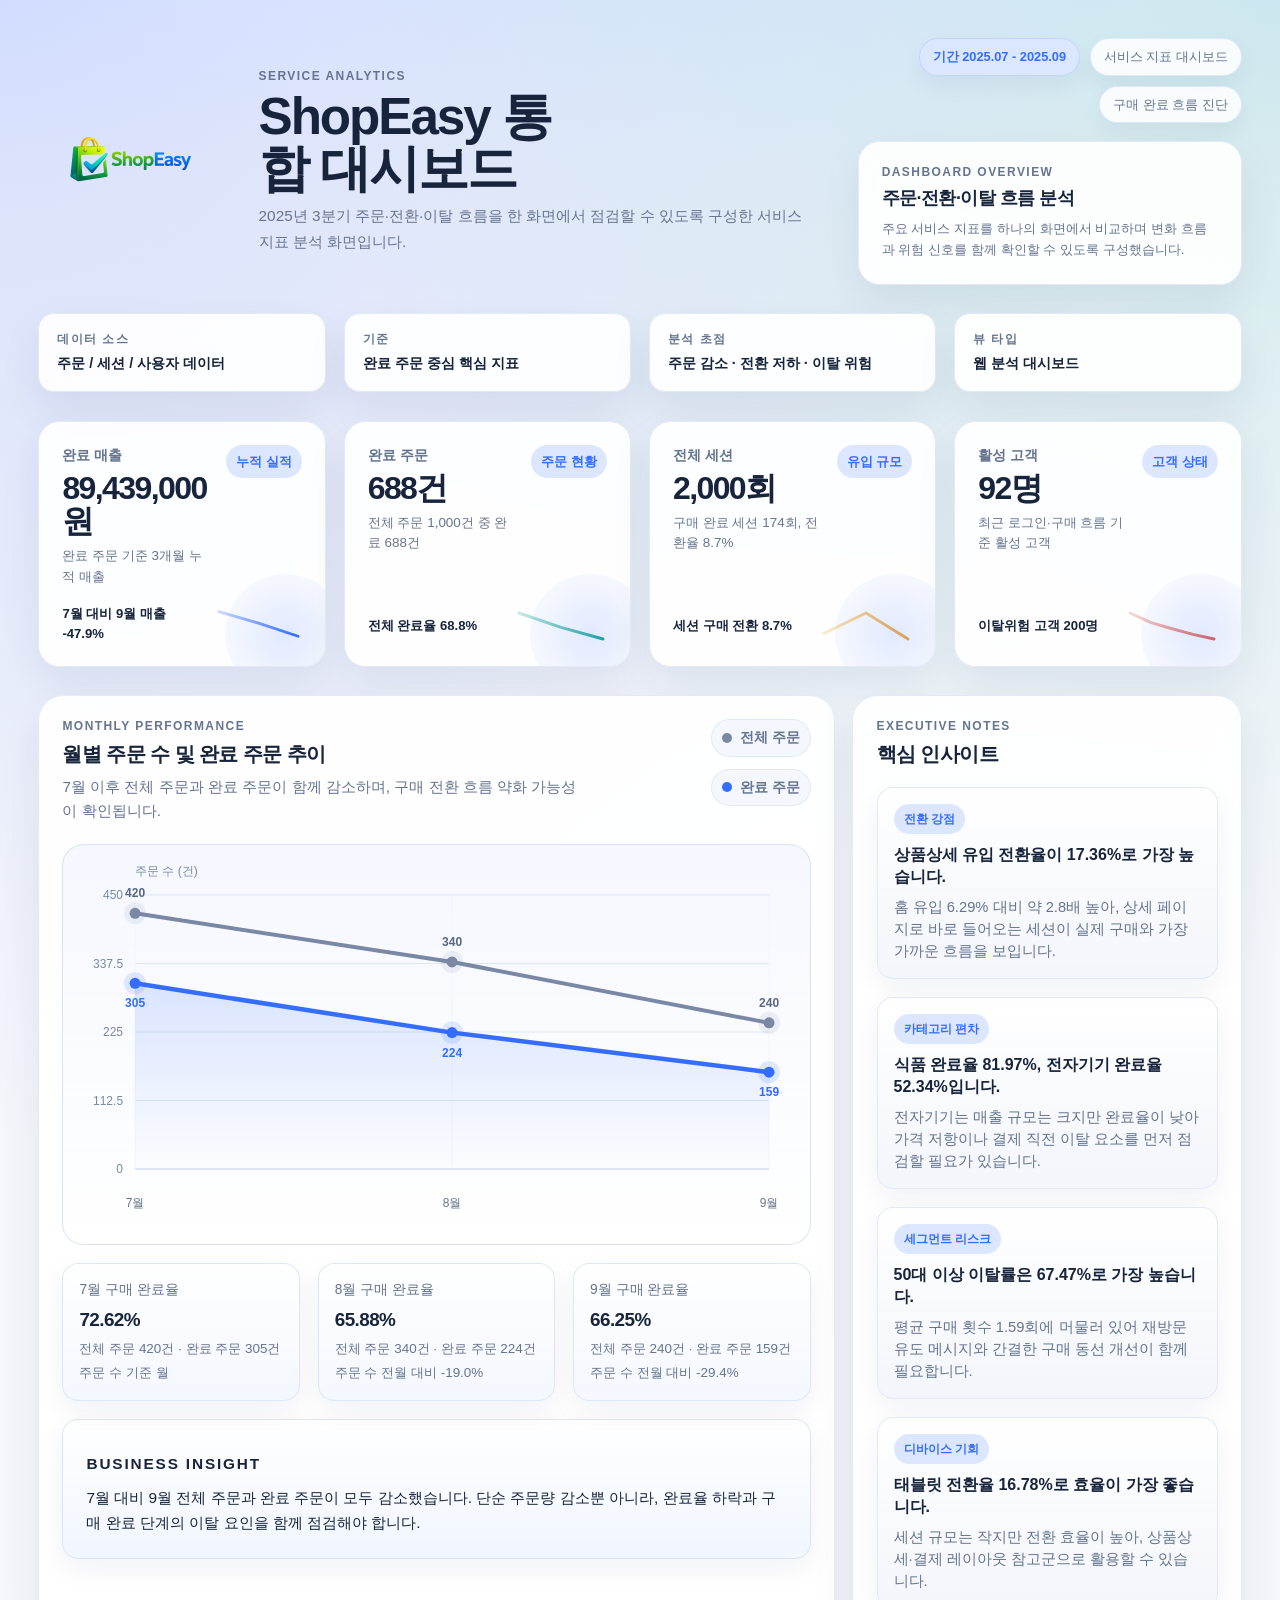
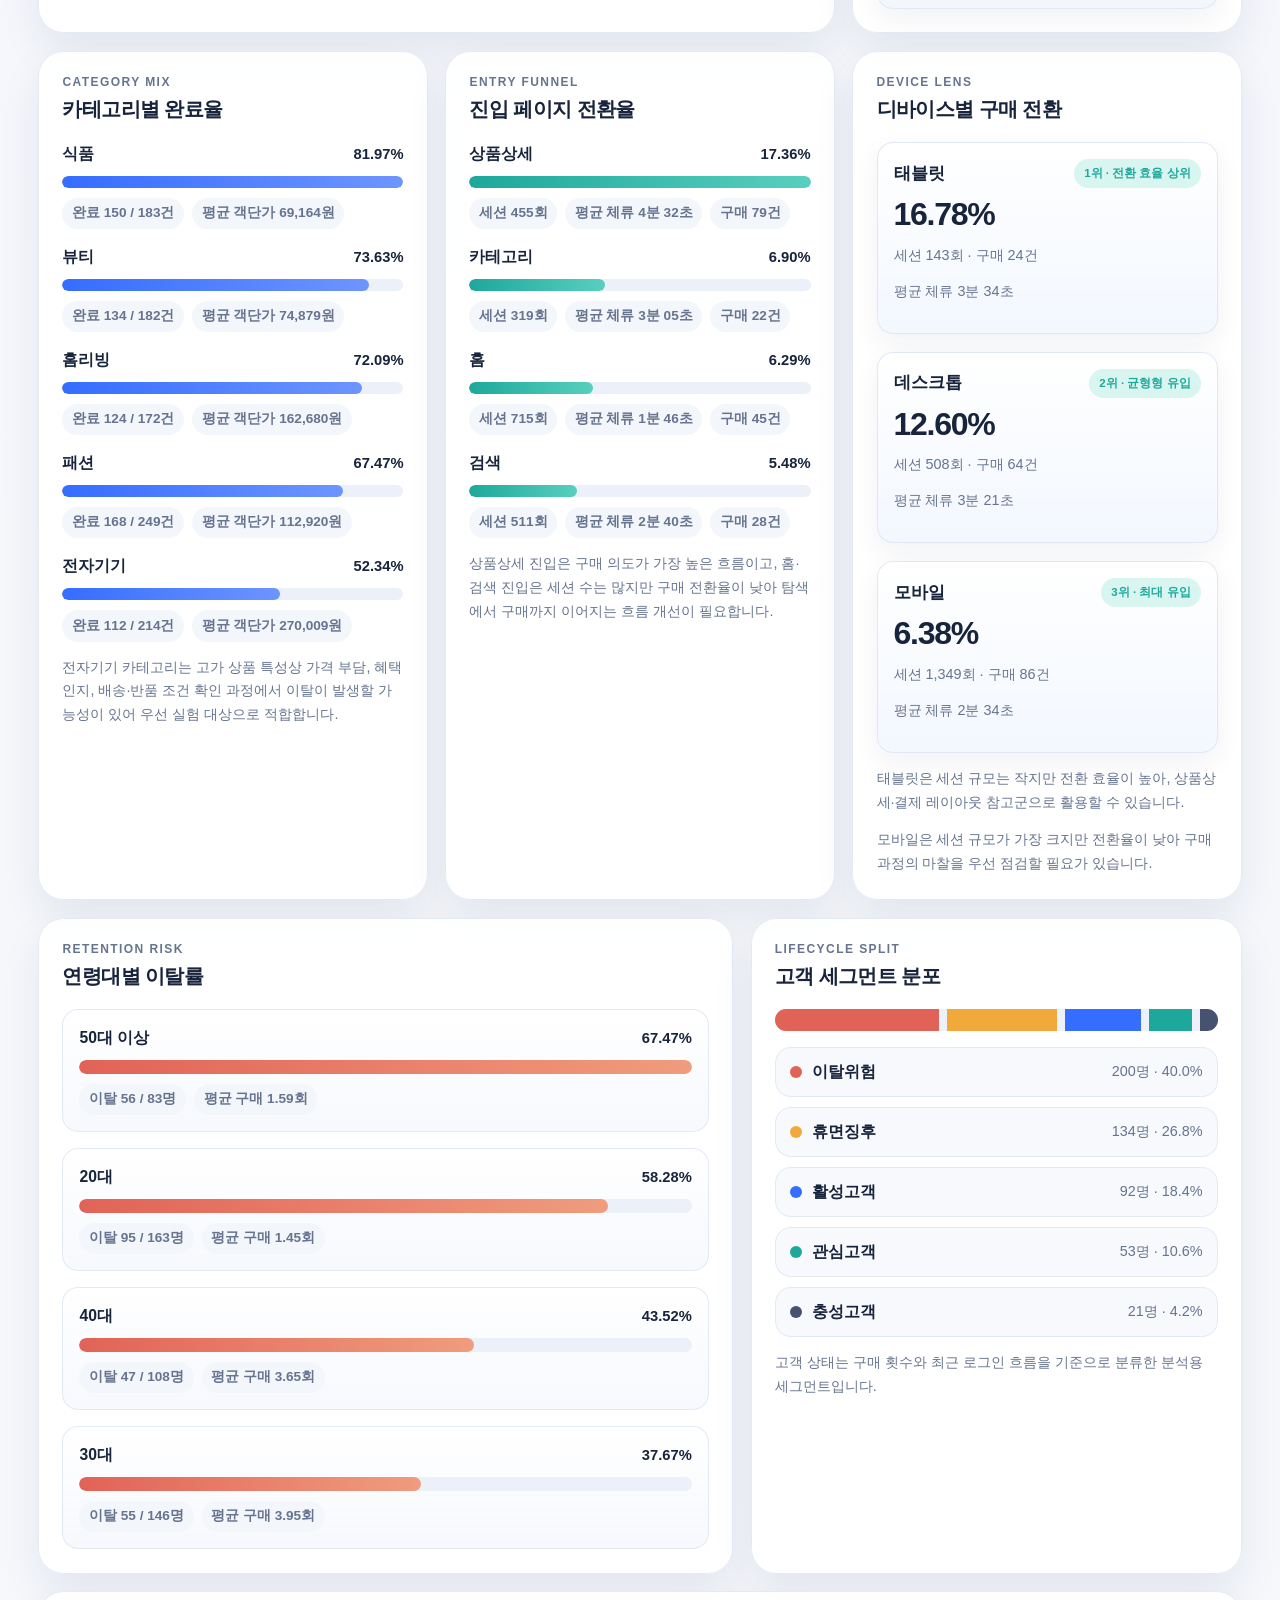
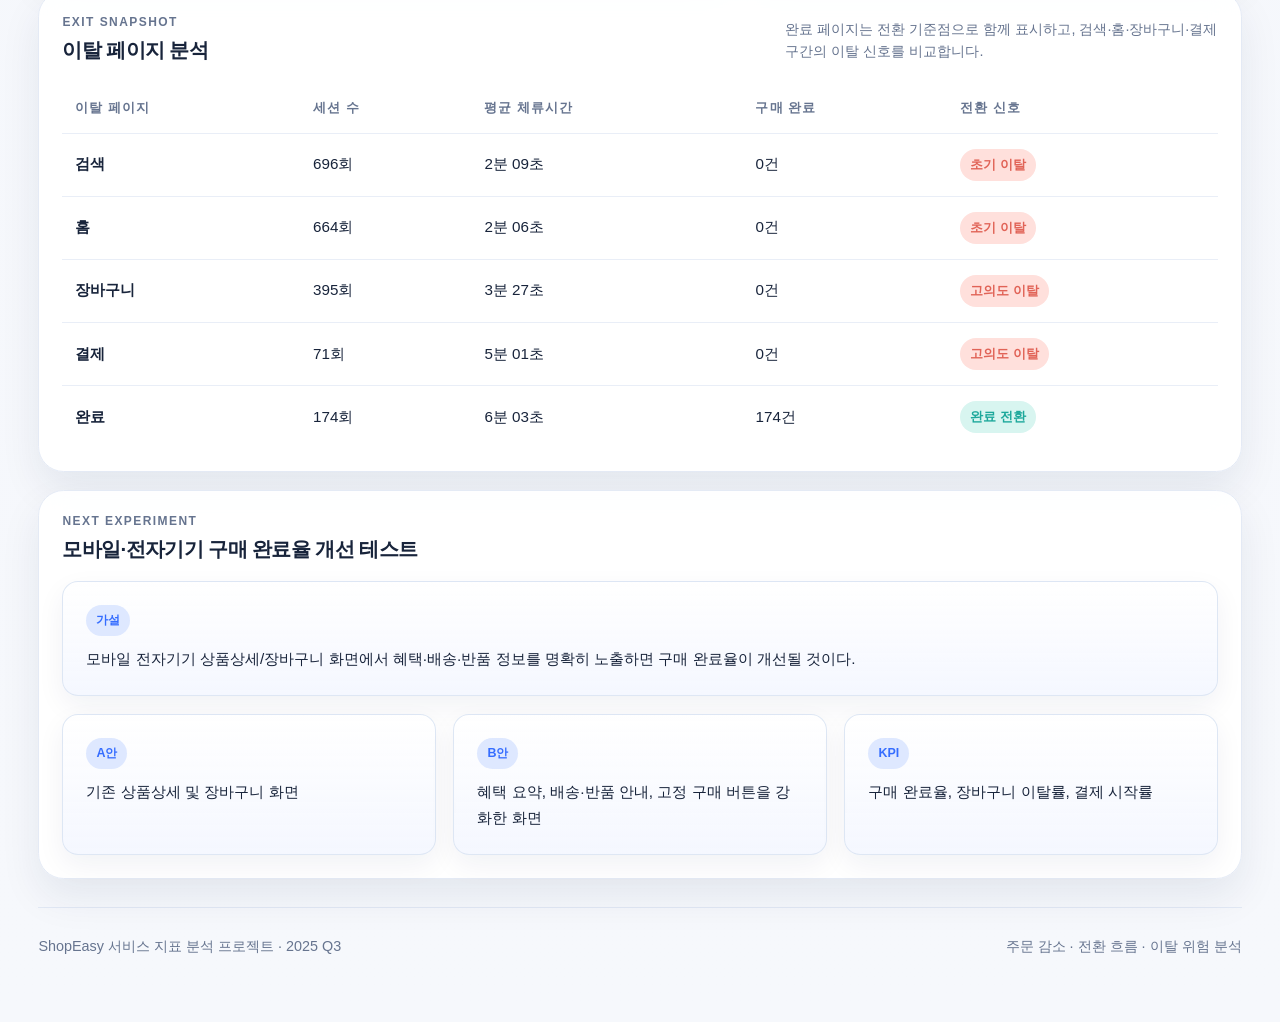
<file: index.html>
<!DOCTYPE html>
<html lang="ko">
  <head>
    <meta charset="UTF-8" />
    <meta name="viewport" content="width=device-width, initial-scale=1.0" />
    <base href="./looker-dashboard/" />
    <title>ShopEasy 통합 대시보드</title>
    <link rel="stylesheet" href="./styles.css" />
  </head>
  <body>
    <div class="app-shell">
      <header class="topbar">
        <div class="brand-block">
          <div class="brand-mark">
            <img src="./assets/brand-logo.png" alt="ShopEasy 브랜드 로고" />
          </div>
          <div class="brand-copy">
            <p class="eyebrow">SERVICE ANALYTICS</p>
            <h1>ShopEasy 통합 대시보드</h1>
            <p class="subtitle">
              2025년 3분기 주문·전환·이탈 흐름을 한 화면에서 점검할 수 있도록 구성한 서비스 지표 분석 화면입니다.
            </p>
          </div>
        </div>
        <div class="topbar-side">
          <div class="chip-stack">
            <span class="chip chip-strong">기간 2025.07 - 2025.09</span>
            <span class="chip">서비스 지표 대시보드</span>
            <span class="chip">구매 완료 흐름 진단</span>
          </div>
          <div class="status-card">
            <span class="status-label">DASHBOARD OVERVIEW</span>
            <strong>주문·전환·이탈 흐름 분석</strong>
            <span class="status-meta">주요 서비스 지표를 하나의 화면에서 비교하며 변화 흐름과 위험 신호를 함께 확인할 수 있도록 구성했습니다.</span>
          </div>
        </div>
      </header>

      <section class="filter-strip" aria-label="대시보드 필터 상태">
        <div class="filter-card">
          <span class="filter-label">데이터 소스</span>
          <strong>주문 / 세션 / 사용자 데이터</strong>
        </div>
        <div class="filter-card">
          <span class="filter-label">기준</span>
          <strong>완료 주문 중심 핵심 지표</strong>
        </div>
        <div class="filter-card">
          <span class="filter-label">분석 초점</span>
          <strong>주문 감소 · 전환 저하 · 이탈 위험</strong>
        </div>
        <div class="filter-card">
          <span class="filter-label">뷰 타입</span>
          <strong>웹 분석 대시보드</strong>
        </div>
      </section>

      <section class="kpi-grid" id="kpi-grid" aria-label="핵심 지표"></section>

      <main class="dashboard-grid">
        <section class="panel span-8 monthly-panel">
          <div class="panel-header">
            <div>
              <p class="panel-label">Monthly Performance</p>
              <h2>월별 주문 수 및 완료 주문 추이</h2>
              <p class="panel-subtitle">
                7월 이후 전체 주문과 완료 주문이 함께 감소하며, 구매 전환 흐름 약화 가능성이 확인됩니다.
              </p>
            </div>
            <div class="legend-inline">
              <span><i class="swatch swatch-slate"></i>전체 주문</span>
              <span><i class="swatch swatch-blue"></i>완료 주문</span>
            </div>
          </div>
          <div class="chart-frame">
            <div id="monthly-chart" class="svg-chart" role="img" aria-label="월별 주문 수 및 완료 주문 추이 차트"></div>
          </div>
          <div class="mini-metrics" id="monthly-metrics"></div>
          <div class="monthly-insight" id="monthly-insight"></div>
        </section>

        <aside class="panel span-4">
          <div class="panel-header">
            <div>
              <p class="panel-label">Executive Notes</p>
              <h2>핵심 인사이트</h2>
            </div>
          </div>
          <div class="insight-list" id="insight-list"></div>
        </aside>

        <section class="panel span-4">
          <div class="panel-header">
            <div>
              <p class="panel-label">Category Mix</p>
              <h2>카테고리별 완료율</h2>
            </div>
          </div>
          <div id="category-chart" class="metric-list"></div>
          <p class="section-note">
            전자기기 카테고리는 고가 상품 특성상 가격 부담, 혜택 인지, 배송·반품 조건 확인 과정에서 이탈이 발생할 가능성이 있어 우선 실험 대상으로 적합합니다.
          </p>
        </section>

        <section class="panel span-4">
          <div class="panel-header">
            <div>
              <p class="panel-label">Entry Funnel</p>
              <h2>진입 페이지 전환율</h2>
            </div>
          </div>
          <div id="entry-chart" class="metric-list"></div>
          <p class="section-note">
            상품상세 진입은 구매 의도가 가장 높은 흐름이고, 홈·검색 진입은 세션 수는 많지만 구매 전환율이 낮아 탐색에서 구매까지 이어지는 흐름 개선이 필요합니다.
          </p>
        </section>

        <section class="panel span-4">
          <div class="panel-header">
            <div>
              <p class="panel-label">Device Lens</p>
              <h2>디바이스별 구매 전환</h2>
            </div>
          </div>
          <div id="device-chart" class="device-grid"></div>
          <p class="section-note">
            태블릿은 세션 규모는 작지만 전환 효율이 높아, 상품상세·결제 레이아웃 참고군으로 활용할 수 있습니다.
          </p>
          <p class="section-note">
            모바일은 세션 규모가 가장 크지만 전환율이 낮아 구매 과정의 마찰을 우선 점검할 필요가 있습니다.
          </p>
        </section>

        <section class="panel span-7">
          <div class="panel-header">
            <div>
              <p class="panel-label">Retention Risk</p>
              <h2>연령대별 이탈률</h2>
            </div>
          </div>
          <div id="age-chart" class="metric-list metric-list-wide"></div>
        </section>

        <section class="panel span-5">
          <div class="panel-header">
            <div>
              <p class="panel-label">Lifecycle Split</p>
              <h2>고객 세그먼트 분포</h2>
            </div>
          </div>
          <div class="segment-stack" id="segment-stack"></div>
          <div class="segment-legend" id="segment-legend"></div>
          <p class="section-note">
            고객 상태는 구매 횟수와 최근 로그인 흐름을 기준으로 분류한 분석용 세그먼트입니다.
          </p>
        </section>

        <section class="panel span-12">
          <div class="panel-header">
            <div>
              <p class="panel-label">Exit Snapshot</p>
              <h2>이탈 페이지 분석</h2>
            </div>
            <p class="panel-note">완료 페이지는 전환 기준점으로 함께 표시하고, 검색·홈·장바구니·결제 구간의 이탈 신호를 비교합니다.</p>
          </div>
          <div class="table-shell">
            <table class="data-table">
              <thead>
                <tr>
                  <th>이탈 페이지</th>
                  <th>세션 수</th>
                  <th>평균 체류시간</th>
                  <th>구매 완료</th>
                  <th>전환 신호</th>
                </tr>
              </thead>
              <tbody id="exit-table-body"></tbody>
            </table>
          </div>
        </section>

        <section class="panel span-12 experiment-panel">
          <div class="panel-header">
            <div>
              <p class="panel-label">NEXT EXPERIMENT</p>
              <h2>모바일·전자기기 구매 완료율 개선 테스트</h2>
            </div>
          </div>
          <div class="experiment-grid">
            <article class="experiment-card experiment-card-wide">
              <span class="experiment-label">가설</span>
              <p>
                모바일 전자기기 상품상세/장바구니 화면에서 혜택·배송·반품 정보를 명확히 노출하면 구매 완료율이 개선될 것이다.
              </p>
            </article>
            <article class="experiment-card">
              <span class="experiment-label">A안</span>
              <p>기존 상품상세 및 장바구니 화면</p>
            </article>
            <article class="experiment-card">
              <span class="experiment-label">B안</span>
              <p>혜택 요약, 배송·반품 안내, 고정 구매 버튼을 강화한 화면</p>
            </article>
            <article class="experiment-card">
              <span class="experiment-label">KPI</span>
              <p>구매 완료율, 장바구니 이탈률, 결제 시작률</p>
            </article>
          </div>
        </section>
      </main>

      <footer class="page-footer">
        <span>ShopEasy 서비스 지표 분석 프로젝트 · 2025 Q3</span>
        <span>주문 감소 · 전환 흐름 · 이탈 위험 분석</span>
      </footer>
    </div>

    <script src="./script.js" charset="UTF-8"></script>
  </body>
</html>
</file>
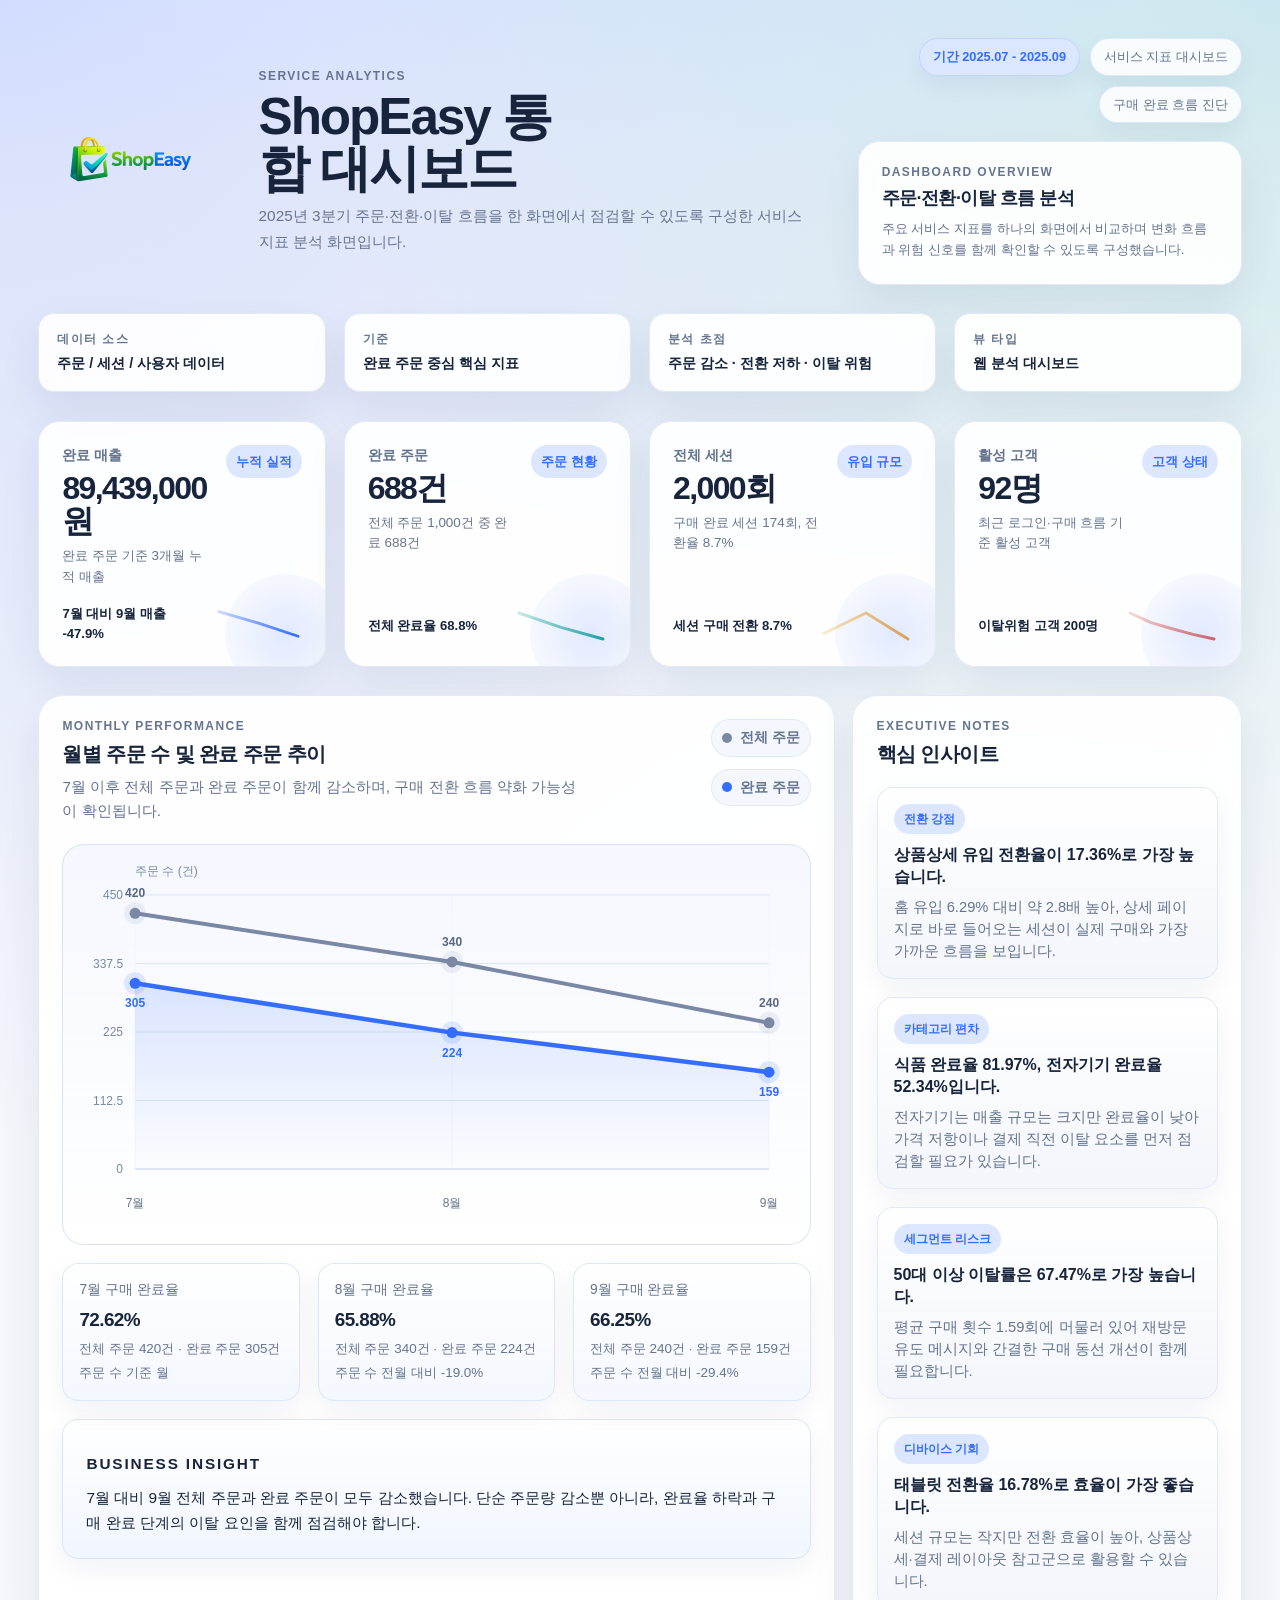
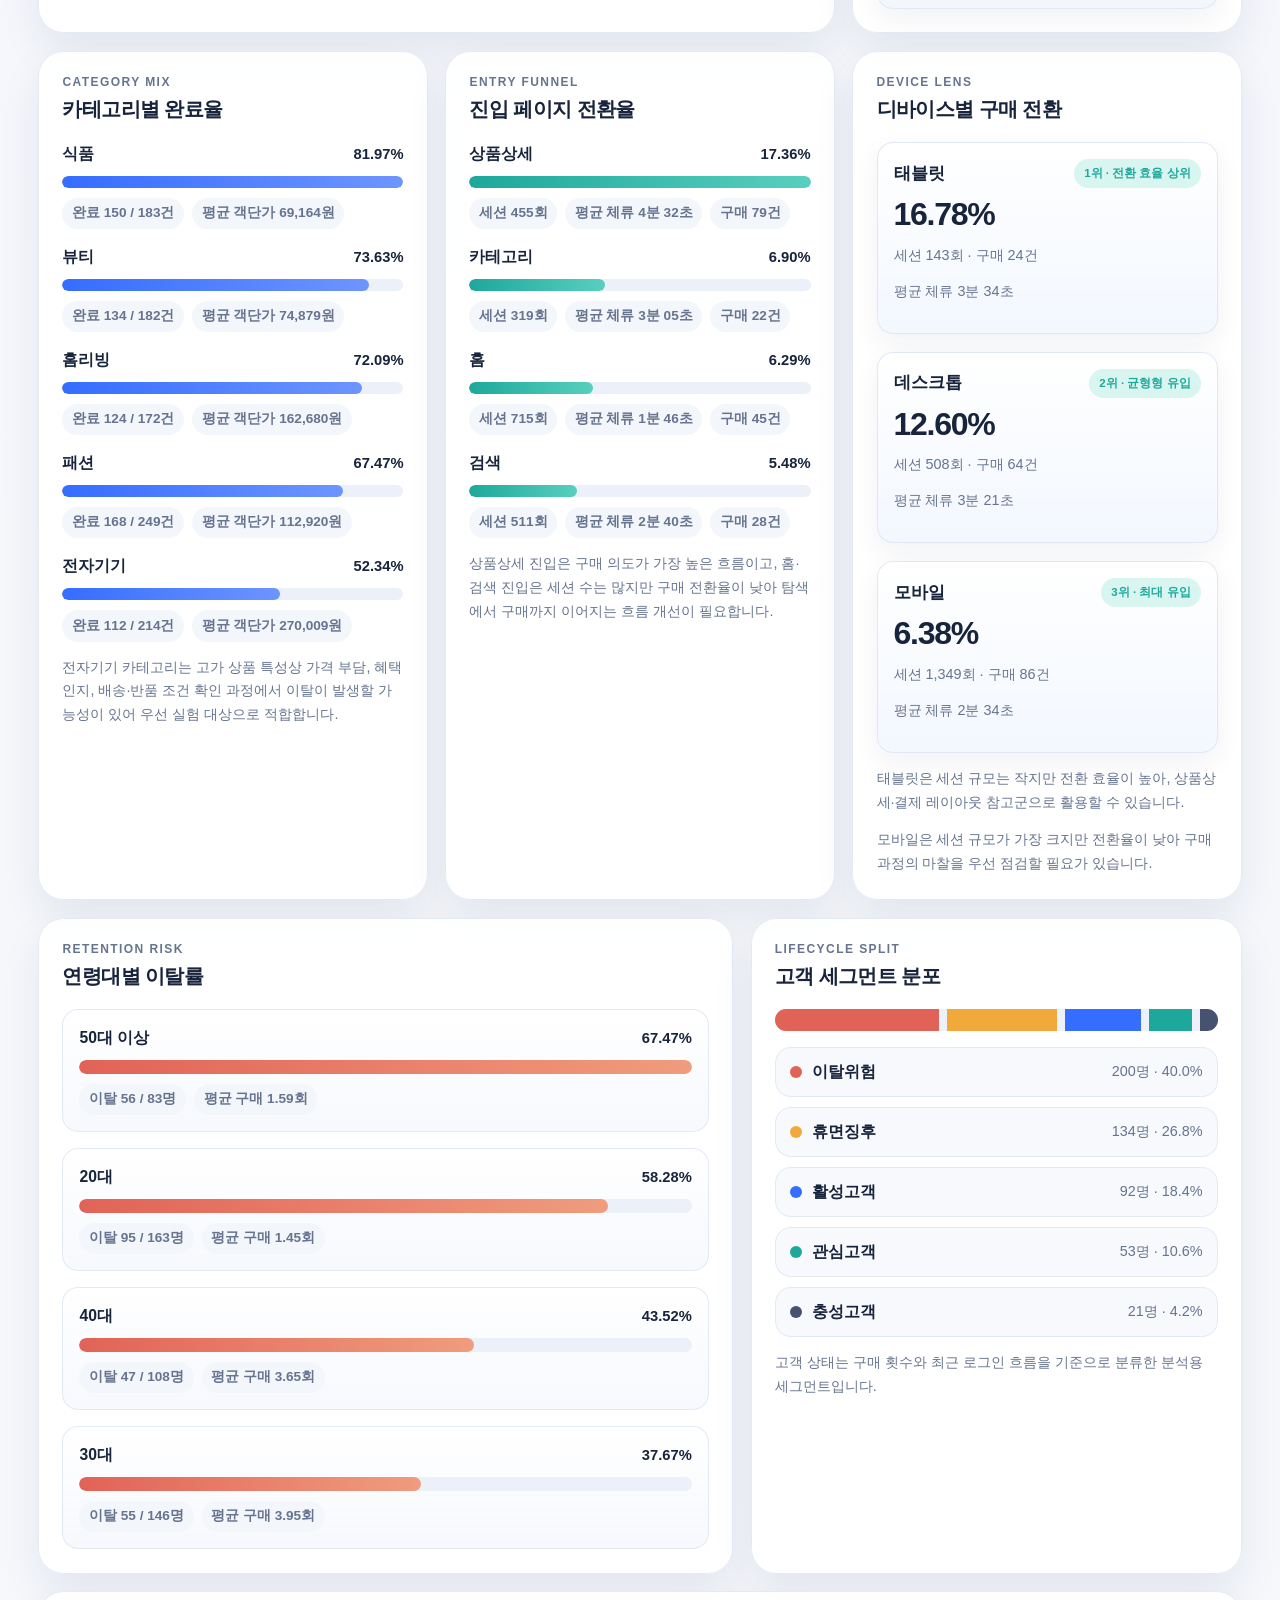
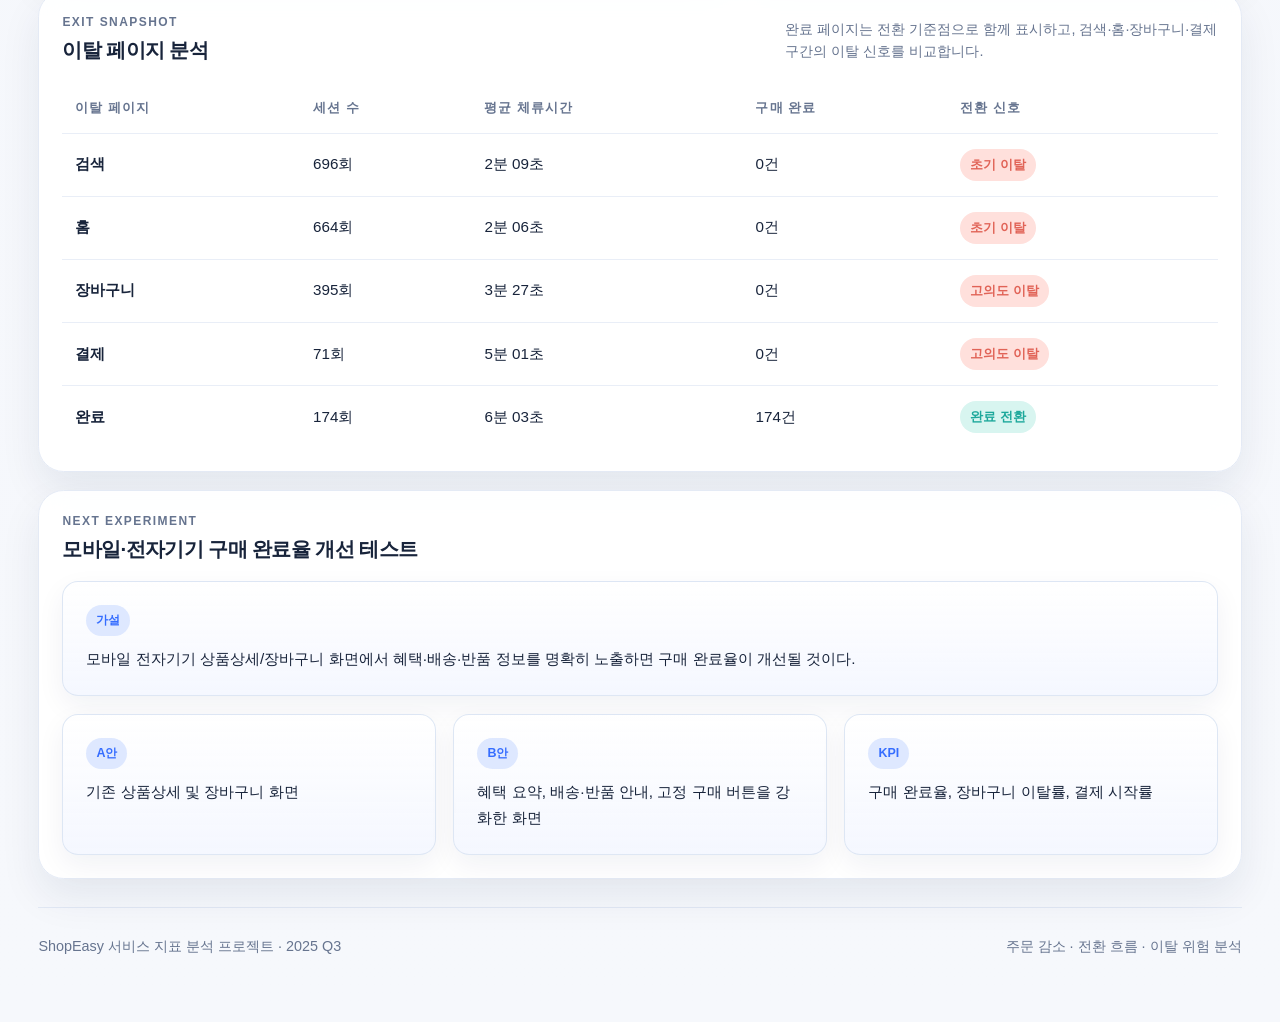
<file: looker-dashboard/index.html>
﻿<!DOCTYPE html>
<html lang="ko">
  <head>
    <meta charset="UTF-8" />
    <meta name="viewport" content="width=device-width, initial-scale=1.0" />
    <title>ShopEasy 통합 대시보드</title>
    <link rel="stylesheet" href="./styles.css" />
  </head>
  <body>
    <div class="app-shell">
      <header class="topbar">
        <div class="brand-block">
          <div class="brand-mark">
            <img src="./assets/brand-logo.png" alt="ShopEasy 브랜드 로고" />
          </div>
          <div class="brand-copy">
            <p class="eyebrow">SERVICE ANALYTICS</p>
            <h1>ShopEasy 통합 대시보드</h1>
            <p class="subtitle">
              2025년 3분기 주문·전환·이탈 흐름을 한 화면에서 점검할 수 있도록 구성한 서비스 지표 분석 화면입니다.
            </p>
          </div>
        </div>
        <div class="topbar-side">
          <div class="chip-stack">
            <span class="chip chip-strong">기간 2025.07 - 2025.09</span>
            <span class="chip">서비스 지표 대시보드</span>
            <span class="chip">구매 완료 흐름 진단</span>
          </div>
          <div class="status-card">
            <span class="status-label">DASHBOARD OVERVIEW</span>
            <strong>주문·전환·이탈 흐름 분석</strong>
            <span class="status-meta">주요 서비스 지표를 하나의 화면에서 비교하며 변화 흐름과 위험 신호를 함께 확인할 수 있도록 구성했습니다.</span>
          </div>
        </div>
      </header>

      <section class="filter-strip" aria-label="대시보드 필터 상태">
        <div class="filter-card">
          <span class="filter-label">데이터 소스</span>
          <strong>주문 / 세션 / 사용자 데이터</strong>
        </div>
        <div class="filter-card">
          <span class="filter-label">기준</span>
          <strong>완료 주문 중심 핵심 지표</strong>
        </div>
        <div class="filter-card">
          <span class="filter-label">분석 초점</span>
          <strong>주문 감소 · 전환 저하 · 이탈 위험</strong>
        </div>
        <div class="filter-card">
          <span class="filter-label">뷰 타입</span>
          <strong>웹 분석 대시보드</strong>
        </div>
      </section>

      <section class="kpi-grid" id="kpi-grid" aria-label="핵심 지표"></section>

      <main class="dashboard-grid">
        <section class="panel span-8 monthly-panel">
          <div class="panel-header">
            <div>
              <p class="panel-label">Monthly Performance</p>
              <h2>월별 주문 수 및 완료 주문 추이</h2>
              <p class="panel-subtitle">
                7월 이후 전체 주문과 완료 주문이 함께 감소하며, 구매 전환 흐름 약화 가능성이 확인됩니다.
              </p>
            </div>
            <div class="legend-inline">
              <span><i class="swatch swatch-slate"></i>전체 주문</span>
              <span><i class="swatch swatch-blue"></i>완료 주문</span>
            </div>
          </div>
          <div class="chart-frame">
            <div id="monthly-chart" class="svg-chart" role="img" aria-label="월별 주문 수 및 완료 주문 추이 차트"></div>
          </div>
          <div class="mini-metrics" id="monthly-metrics"></div>
          <div class="monthly-insight" id="monthly-insight"></div>
        </section>

        <aside class="panel span-4">
          <div class="panel-header">
            <div>
              <p class="panel-label">Executive Notes</p>
              <h2>핵심 인사이트</h2>
            </div>
          </div>
          <div class="insight-list" id="insight-list"></div>
        </aside>

        <section class="panel span-4">
          <div class="panel-header">
            <div>
              <p class="panel-label">Category Mix</p>
              <h2>카테고리별 완료율</h2>
            </div>
          </div>
          <div id="category-chart" class="metric-list"></div>
          <p class="section-note">
            전자기기 카테고리는 고가 상품 특성상 가격 부담, 혜택 인지, 배송·반품 조건 확인 과정에서 이탈이 발생할 가능성이 있어 우선 실험 대상으로 적합합니다.
          </p>
        </section>

        <section class="panel span-4">
          <div class="panel-header">
            <div>
              <p class="panel-label">Entry Funnel</p>
              <h2>진입 페이지 전환율</h2>
            </div>
          </div>
          <div id="entry-chart" class="metric-list"></div>
          <p class="section-note">
            상품상세 진입은 구매 의도가 가장 높은 흐름이고, 홈·검색 진입은 세션 수는 많지만 구매 전환율이 낮아 탐색에서 구매까지 이어지는 흐름 개선이 필요합니다.
          </p>
        </section>

        <section class="panel span-4">
          <div class="panel-header">
            <div>
              <p class="panel-label">Device Lens</p>
              <h2>디바이스별 구매 전환</h2>
            </div>
          </div>
          <div id="device-chart" class="device-grid"></div>
          <p class="section-note">
            태블릿은 세션 규모는 작지만 전환 효율이 높아, 상품상세·결제 레이아웃 참고군으로 활용할 수 있습니다.
          </p>
          <p class="section-note">
            모바일은 세션 규모가 가장 크지만 전환율이 낮아 구매 과정의 마찰을 우선 점검할 필요가 있습니다.
          </p>
        </section>

        <section class="panel span-7">
          <div class="panel-header">
            <div>
              <p class="panel-label">Retention Risk</p>
              <h2>연령대별 이탈률</h2>
            </div>
          </div>
          <div id="age-chart" class="metric-list metric-list-wide"></div>
        </section>

        <section class="panel span-5">
          <div class="panel-header">
            <div>
              <p class="panel-label">Lifecycle Split</p>
              <h2>고객 세그먼트 분포</h2>
            </div>
          </div>
          <div class="segment-stack" id="segment-stack"></div>
          <div class="segment-legend" id="segment-legend"></div>
          <p class="section-note">
            고객 상태는 구매 횟수와 최근 로그인 흐름을 기준으로 분류한 분석용 세그먼트입니다.
          </p>
        </section>

        <section class="panel span-12">
          <div class="panel-header">
            <div>
              <p class="panel-label">Exit Snapshot</p>
              <h2>이탈 페이지 분석</h2>
            </div>
            <p class="panel-note">완료 페이지는 전환 기준점으로 함께 표시하고, 검색·홈·장바구니·결제 구간의 이탈 신호를 비교합니다.</p>
          </div>
          <div class="table-shell">
            <table class="data-table">
              <thead>
                <tr>
                  <th>이탈 페이지</th>
                  <th>세션 수</th>
                  <th>평균 체류시간</th>
                  <th>구매 완료</th>
                  <th>전환 신호</th>
                </tr>
              </thead>
              <tbody id="exit-table-body"></tbody>
            </table>
          </div>
        </section>

        <section class="panel span-12 experiment-panel">
          <div class="panel-header">
            <div>
              <p class="panel-label">NEXT EXPERIMENT</p>
              <h2>모바일·전자기기 구매 완료율 개선 테스트</h2>
            </div>
          </div>
          <div class="experiment-grid">
            <article class="experiment-card experiment-card-wide">
              <span class="experiment-label">가설</span>
              <p>
                모바일 전자기기 상품상세/장바구니 화면에서 혜택·배송·반품 정보를 명확히 노출하면 구매 완료율이 개선될 것이다.
              </p>
            </article>
            <article class="experiment-card">
              <span class="experiment-label">A안</span>
              <p>기존 상품상세 및 장바구니 화면</p>
            </article>
            <article class="experiment-card">
              <span class="experiment-label">B안</span>
              <p>혜택 요약, 배송·반품 안내, 고정 구매 버튼을 강화한 화면</p>
            </article>
            <article class="experiment-card">
              <span class="experiment-label">KPI</span>
              <p>구매 완료율, 장바구니 이탈률, 결제 시작률</p>
            </article>
          </div>
        </section>
      </main>

      <footer class="page-footer">
        <span>ShopEasy 서비스 지표 분석 프로젝트 · 2025 Q3</span>
        <span>주문 감소 · 전환 흐름 · 이탈 위험 분석</span>
      </footer>
    </div>

    <script src="./script.js" charset="UTF-8"></script>
  </body>
</html>
</file>
<file: looker-dashboard/styles.css>
﻿@charset "UTF-8";

:root {
  --bg: #f4f6fb;
  --bg-strong: #eaf0ff;
  --surface: rgba(255, 255, 255, 0.92);
  --surface-strong: #ffffff;
  --border: #e4eaf5;
  --text: #18243b;
  --muted: #66748f;
  --blue: #356dff;
  --blue-soft: #dce7ff;
  --teal: #1da89b;
  --teal-soft: #d8f5f0;
  --amber: #f2a93b;
  --amber-soft: #fff2d8;
  --coral: #e16357;
  --coral-soft: #ffe0dc;
  --slate: #7b88a5;
  --shadow: 0 18px 40px rgba(18, 33, 78, 0.08);
  --shadow-soft: 0 10px 28px rgba(18, 33, 78, 0.06);
  --page-max: 1440px;
  --page-gutter: clamp(1rem, 3vw, 2.5rem);
  --section-gap: clamp(1.125rem, 2.2vw, 2rem);
  --card-gap: clamp(0.75rem, 1.4vw, 1.125rem);
  --card-padding: clamp(1rem, 1.8vw, 1.5rem);
  --radius-xl: clamp(1.25rem, 2vw, 1.75rem);
  --radius-lg: clamp(1.125rem, 1.7vw, 1.375rem);
  --radius-md: clamp(0.875rem, 1.4vw, 1rem);
}

* {
  box-sizing: border-box;
}

html {
  font-size: 16px;
  scroll-behavior: smooth;
}

body {
  margin: 0;
  min-height: 100vh;
  overflow-x: hidden;
  color: var(--text);
  background:
    radial-gradient(circle at top left, rgba(83, 120, 255, 0.18), transparent 26%),
    radial-gradient(circle at top right, rgba(29, 168, 155, 0.16), transparent 22%),
    linear-gradient(180deg, #edf3ff 0%, var(--bg) 180px, #f6f8fc 100%);
  font-family: "SUIT Variable", "Noto Sans KR", "Malgun Gothic", "Apple SD Gothic Neo", "Segoe UI", sans-serif;
  line-height: 1.5;
  -webkit-font-smoothing: antialiased;
  text-rendering: optimizeLegibility;
}

img {
  display: block;
  max-width: 100%;
}

.app-shell {
  width: min(100%, calc(var(--page-max) + (var(--page-gutter) * 2)));
  margin: 0 auto;
  padding: clamp(1.25rem, 3vw, 2.5rem) var(--page-gutter) clamp(2.25rem, 5vw, 4.5rem);
}

.topbar {
  display: grid;
  grid-template-columns: minmax(0, 1fr) minmax(19rem, 24rem);
  align-items: center;
  gap: clamp(1.5rem, 4vw, 4rem);
}

.brand-block {
  display: flex;
  align-items: center;
  gap: clamp(1rem, 2.2vw, 2rem);
  min-width: 0;
}

.brand-mark {
  width: auto;
  flex: 0 1 clamp(8.5rem, 15vw, 13.75rem);
  min-width: 0;
  max-width: 13.75rem;
  padding: 0;
  border-radius: 0;
  background: transparent;
  border: 0;
  box-shadow: none;
  backdrop-filter: none;
  display: flex;
  align-items: center;
}

.brand-mark img {
  width: 100%;
  max-width: 220px;
  height: auto;
  object-fit: contain;
}

.brand-copy {
  min-width: 0;
  flex: 1 1 auto;
}

.eyebrow,
.panel-label,
.filter-label,
.status-label {
  margin: 0;
  font-size: 0.75rem;
  line-height: 1.3;
  letter-spacing: 0.12em;
  text-transform: uppercase;
  color: var(--muted);
  font-weight: 700;
}

.brand-copy h1 {
  margin: 6px 0 8px;
  max-width: 16ch;
  font-size: clamp(2rem, 4vw, 3.35rem);
  line-height: 1.02;
  letter-spacing: -0.04em;
  text-wrap: balance;
}

.subtitle {
  margin: 0;
  max-width: 64ch;
  color: var(--muted);
  font-size: clamp(0.92rem, 1.2vw, 1.02rem);
  line-height: 1.65;
}

.topbar-side {
  display: grid;
  gap: var(--card-gap);
  justify-items: end;
  min-width: 0;
}

.chip-stack {
  display: flex;
  flex-wrap: wrap;
  justify-content: flex-end;
  gap: 0.625rem;
}

.chip {
  display: inline-flex;
  align-items: center;
  border-radius: 999px;
  border: 1px solid rgba(53, 109, 255, 0.14);
  background: rgba(255, 255, 255, 0.86);
  min-height: 2.25rem;
  padding: 0.5rem 0.8rem;
  font-size: clamp(0.78rem, 1vw, 0.88rem);
  color: var(--muted);
  box-shadow: 0 10px 22px rgba(20, 40, 90, 0.06);
}

.chip-strong {
  color: var(--blue);
  background: rgba(220, 231, 255, 0.9);
  font-weight: 700;
}

.status-card,
.filter-card,
.kpi-card,
.panel {
  background: var(--surface);
  border: 1px solid var(--border);
  box-shadow: var(--shadow);
  backdrop-filter: blur(14px);
}

.insight-card,
.device-card,
.mini-metric,
.experiment-card,
.monthly-insight {
  box-shadow: var(--shadow-soft);
}

.status-card {
  width: min(100%, 24rem);
  min-width: 0;
  border-radius: var(--radius-lg);
  padding: var(--card-padding);
  display: grid;
  gap: 0.45rem;
}

.status-card strong {
  font-size: clamp(1.02rem, 1.4vw, 1.16rem);
  line-height: 1.3;
  letter-spacing: -0.03em;
}

.status-meta {
  color: var(--muted);
  font-size: clamp(0.84rem, 1vw, 0.92rem);
  line-height: 1.6;
}

.filter-strip {
  margin-top: var(--section-gap);
  display: grid;
  grid-template-columns: repeat(4, minmax(0, 1fr));
  gap: var(--card-gap);
}

.filter-card {
  min-width: 0;
  border-radius: var(--radius-md);
  padding: clamp(0.875rem, 1.4vw, 1.125rem);
  display: grid;
  gap: 0.4rem;
}

.filter-card strong {
  overflow-wrap: anywhere;
  font-size: clamp(0.9rem, 1.1vw, 1rem);
  line-height: 1.35;
}

.kpi-grid {
  margin-top: var(--section-gap);
  display: grid;
  grid-template-columns: repeat(4, minmax(0, 1fr));
  gap: var(--card-gap);
}

.kpi-card {
  position: relative;
  overflow: hidden;
  min-width: 0;
  min-height: 100%;
  border-radius: var(--radius-lg);
  padding: var(--card-padding);
  display: grid;
  grid-template-rows: 1fr auto;
  gap: 1rem;
}

.kpi-card::after {
  content: "";
  position: absolute;
  inset: auto -20px -28px auto;
  width: 120px;
  height: 120px;
  border-radius: 999px;
  background: radial-gradient(circle, rgba(53, 109, 255, 0.14), rgba(53, 109, 255, 0));
}

.kpi-top {
  display: grid;
  grid-template-columns: minmax(0, 1fr) auto;
  align-items: flex-start;
  gap: 12px;
}

.kpi-top > div {
  min-width: 0;
}

.kpi-label {
  margin: 0;
  font-size: 0.9rem;
  color: var(--muted);
  font-weight: 700;
  overflow-wrap: anywhere;
}

.kpi-pill {
  display: inline-flex;
  align-items: center;
  padding: 7px 10px;
  border-radius: 999px;
  font-size: 0.8rem;
  font-weight: 700;
  color: var(--blue);
  background: var(--blue-soft);
  white-space: nowrap;
}

.kpi-value {
  margin: 0;
  margin-top: 0.35rem;
  overflow-wrap: anywhere;
  font-size: clamp(1.65rem, 2.5vw, 2.65rem);
  line-height: 1.05;
  font-weight: 800;
  letter-spacing: -0.05em;
  font-variant-numeric: tabular-nums;
}

.kpi-note {
  margin: 0.45rem 0 0;
  color: var(--muted);
  font-size: clamp(0.84rem, 1vw, 0.94rem);
  line-height: 1.55;
}

.kpi-foot {
  display: flex;
  justify-content: space-between;
  align-items: center;
  gap: 12px;
}

.kpi-trend {
  margin: 0;
  font-size: clamp(0.82rem, 1vw, 0.92rem);
  color: var(--text);
  font-weight: 700;
}

.sparkline {
  width: 92px;
  height: 34px;
}

.dashboard-grid {
  margin-top: var(--section-gap);
  display: grid;
  grid-template-columns: repeat(12, minmax(0, 1fr));
  gap: var(--card-gap);
}

.panel {
  border-radius: var(--radius-xl);
  padding: var(--card-padding);
  min-width: 0;
}

.span-12 {
  grid-column: span 12;
}

.span-8 {
  grid-column: span 8;
}

.span-7 {
  grid-column: span 7;
}

.span-5 {
  grid-column: span 5;
}

.span-4 {
  grid-column: span 4;
}

.panel-header {
  display: flex;
  justify-content: space-between;
  align-items: flex-start;
  gap: 1rem;
  margin-bottom: clamp(1rem, 1.7vw, 1.25rem);
}

.panel-header h2 {
  margin: 6px 0 0;
  font-size: clamp(1.12rem, 1.6vw, 1.38rem);
  line-height: 1.25;
  letter-spacing: -0.03em;
  text-wrap: balance;
}

.panel-subtitle {
  margin: 8px 0 0;
  max-width: 62ch;
  color: var(--muted);
  font-size: 0.96rem;
  line-height: 1.6;
}

.panel-note {
  margin: 4px 0 0;
  max-width: 54ch;
  color: var(--muted);
  font-size: 0.9rem;
}

.legend-inline {
  display: flex;
  flex-wrap: wrap;
  justify-content: flex-end;
  gap: 12px;
  color: var(--muted);
  font-size: 0.88rem;
}

.legend-inline span {
  display: inline-flex;
  align-items: center;
  gap: 8px;
  padding: 7px 10px;
  border-radius: 999px;
  background: rgba(244, 247, 253, 0.92);
  border: 1px solid rgba(223, 231, 245, 0.88);
  font-weight: 600;
  white-space: nowrap;
}

.swatch {
  width: 10px;
  height: 10px;
  border-radius: 999px;
  display: inline-block;
}

.swatch-slate {
  background: var(--slate);
}

.swatch-blue {
  background: var(--blue);
}

.swatch-teal {
  background: var(--teal);
}

.chart-frame {
  padding: clamp(0.5rem, 1.4vw, 1rem);
  border-radius: var(--radius-lg);
  background: linear-gradient(180deg, rgba(244, 247, 255, 0.92), rgba(255, 255, 255, 0.76));
  border: 1px solid rgba(214, 224, 245, 0.9);
}

.svg-chart {
  width: 100%;
  min-height: clamp(17rem, 27vw, 22.5rem);
}

.mini-metrics {
  margin-top: var(--card-gap);
  display: grid;
  grid-template-columns: repeat(3, minmax(0, 1fr));
  gap: var(--card-gap);
}

.mini-metric {
  min-width: 0;
  padding: clamp(0.8rem, 1.4vw, 1rem);
  border-radius: var(--radius-md);
  background: linear-gradient(180deg, rgba(255, 255, 255, 0.98), rgba(243, 247, 255, 0.95));
  border: 1px solid rgba(220, 229, 246, 0.88);
}

.mini-metric-label {
  display: block;
  color: var(--muted);
  font-size: 0.86rem;
  margin-bottom: 6px;
}

.mini-metric strong {
  display: block;
  font-size: 1.18rem;
  letter-spacing: -0.03em;
}

.mini-metric small {
  display: block;
  margin-top: 4px;
  color: var(--muted);
  font-size: 0.84rem;
  line-height: 1.55;
}

.monthly-insight {
  margin-top: var(--card-gap);
  padding: var(--card-padding);
  border-radius: var(--radius-md);
  border: 1px solid rgba(220, 228, 242, 0.92);
  background: linear-gradient(180deg, rgba(255, 255, 255, 0.98), rgba(239, 245, 255, 0.92));
}

.monthly-insight-label {
  margin: 0;
  font-size: 0.74rem;
  line-height: 1.3;
  letter-spacing: 0.12em;
  text-transform: uppercase;
  color: var(--muted);
  font-weight: 700;
}

.monthly-insight p {
  margin: 8px 0 0;
  font-size: 0.96rem;
  line-height: 1.65;
  color: var(--text);
}

.insight-list {
  display: grid;
  gap: var(--card-gap);
}

.insight-card {
  height: 100%;
  padding: clamp(0.875rem, 1.4vw, 1rem);
  border-radius: var(--radius-md);
  border: 1px solid rgba(224, 231, 244, 0.9);
  background: linear-gradient(180deg, rgba(255, 255, 255, 0.98), rgba(242, 245, 251, 0.94));
}

.insight-tag {
  display: inline-flex;
  align-items: center;
  padding: 6px 10px;
  border-radius: 999px;
  font-size: 0.78rem;
  font-weight: 700;
  color: var(--blue);
  background: var(--blue-soft);
  margin-bottom: 10px;
}

.insight-card h3 {
  margin: 0 0 8px;
  font-size: 1rem;
  line-height: 1.35;
}

.insight-card p {
  margin: 0;
  color: var(--muted);
  font-size: 0.92rem;
}

.metric-list {
  display: grid;
  gap: clamp(0.8rem, 1.3vw, 1rem);
}

.metric-row {
  display: grid;
  gap: 10px;
}

.metric-head {
  display: flex;
  justify-content: space-between;
  align-items: baseline;
  gap: 12px;
}

.metric-name {
  margin: 0;
  min-width: 0;
  overflow-wrap: anywhere;
  font-size: 0.98rem;
  font-weight: 700;
}

.metric-value {
  margin: 0;
  font-size: 0.92rem;
  font-weight: 700;
  color: var(--text);
  font-variant-numeric: tabular-nums;
}

.metric-track {
  position: relative;
  width: 100%;
  height: 12px;
  border-radius: 999px;
  overflow: hidden;
  background: #ecf0f8;
}

.metric-fill {
  position: absolute;
  inset: 0 auto 0 0;
  border-radius: inherit;
  background: linear-gradient(90deg, var(--blue), #5f90ff);
}

.metric-meta {
  display: flex;
  flex-wrap: wrap;
  gap: 0.5rem;
  color: var(--muted);
  font-size: 0.85rem;
}

.metric-badge {
  display: inline-flex;
  align-items: center;
  max-width: 100%;
  padding: 0.35rem 0.6rem;
  overflow-wrap: anywhere;
  border-radius: 999px;
  background: #f3f6fb;
  color: var(--muted);
  font-weight: 600;
}

.device-grid {
  display: grid;
  gap: var(--card-gap);
}

.device-card {
  min-width: 0;
  padding: clamp(0.875rem, 1.4vw, 1rem);
  border-radius: var(--radius-md);
  border: 1px solid rgba(221, 229, 244, 0.88);
  background: linear-gradient(180deg, rgba(255, 255, 255, 1), rgba(242, 247, 255, 0.95));
}

.device-rank {
  display: flex;
  justify-content: space-between;
  align-items: center;
  margin-bottom: 10px;
}

.rank-chip {
  display: inline-flex;
  align-items: center;
  padding: 6px 10px;
  border-radius: 999px;
  max-width: 100%;
  font-size: clamp(0.72rem, 0.9vw, 0.78rem);
  text-align: right;
  white-space: normal;
  font-weight: 700;
  background: var(--teal-soft);
  color: var(--teal);
}

.device-card h3 {
  margin: 0;
  font-size: 1.08rem;
}

.device-rate {
  margin: 8px 0 4px;
  font-size: clamp(1.65rem, 2.5vw, 2rem);
  line-height: 1;
  letter-spacing: -0.04em;
  font-weight: 800;
}

.device-meta {
  color: var(--muted);
  font-size: 0.9rem;
}

.metric-list-wide .metric-row {
  padding: clamp(0.8rem, 1.4vw, 1rem);
  border-radius: var(--radius-md);
  border: 1px solid rgba(224, 231, 244, 0.88);
  background: linear-gradient(180deg, rgba(255, 255, 255, 0.98), rgba(246, 248, 253, 0.92));
}

.metric-list-wide .metric-track {
  height: 14px;
}

.section-note {
  margin: 14px 0 0;
  color: var(--muted);
  font-size: 0.9rem;
  line-height: 1.65;
}

.segment-stack {
  display: flex;
  gap: 8px;
  height: 22px;
  overflow: hidden;
  border-radius: 999px;
  background: #edf2fa;
}

.segment-slice {
  height: 100%;
}

.segment-legend {
  margin-top: 16px;
  display: grid;
  gap: 10px;
}

.segment-item {
  display: flex;
  justify-content: space-between;
  align-items: center;
  gap: 14px;
  padding: 0.75rem 0.875rem;
  border-radius: var(--radius-md);
  background: #f7f9fd;
  border: 1px solid rgba(226, 233, 245, 0.9);
}

.segment-left {
  display: inline-flex;
  align-items: center;
  gap: 10px;
  min-width: 0;
}

.segment-dot {
  width: 12px;
  height: 12px;
  border-radius: 999px;
  flex: 0 0 auto;
}

.segment-name {
  font-weight: 700;
}

.segment-meta {
  color: var(--muted);
  font-size: 0.9rem;
  font-variant-numeric: tabular-nums;
}

.table-shell {
  width: 100%;
  overflow-x: auto;
  overscroll-behavior-inline: contain;
  scrollbar-width: thin;
}

.data-table {
  width: 100%;
  border-collapse: collapse;
}

.data-table th,
.data-table td {
  padding: clamp(0.75rem, 1.3vw, 0.95rem) clamp(0.55rem, 1vw, 0.8rem);
  border-bottom: 1px solid #e9eef7;
  text-align: left;
  font-size: 0.95rem;
}

.data-table th {
  color: var(--muted);
  font-size: 0.82rem;
  text-transform: uppercase;
  letter-spacing: 0.08em;
}

.data-table tbody tr:last-child td {
  border-bottom: 0;
}

.signal-pill {
  display: inline-flex;
  align-items: center;
  padding: 6px 10px;
  border-radius: 999px;
  font-size: 0.82rem;
  font-weight: 700;
}

.signal-alert {
  background: var(--coral-soft);
  color: var(--coral);
}

.signal-success {
  background: var(--teal-soft);
  color: var(--teal);
}

.page-footer {
  margin-top: var(--section-gap);
  display: flex;
  justify-content: space-between;
  flex-wrap: wrap;
  gap: 10px 18px;
  color: var(--muted);
  font-size: 0.9rem;
  border-top: 1px solid rgba(224, 231, 244, 0.88);
  padding-top: var(--section-gap);
}

.experiment-grid {
  display: grid;
  grid-template-columns: repeat(3, minmax(0, 1fr));
  gap: var(--card-gap);
}

.experiment-card {
  min-width: 0;
  height: 100%;
  padding: var(--card-padding);
  border-radius: var(--radius-md);
  border: 1px solid rgba(220, 229, 244, 0.92);
  background: linear-gradient(180deg, rgba(255, 255, 255, 0.99), rgba(244, 247, 255, 0.94));
}

.experiment-card-wide {
  grid-column: span 3;
}

.experiment-label {
  display: inline-flex;
  align-items: center;
  padding: 6px 10px;
  border-radius: 999px;
  background: rgba(220, 231, 255, 0.92);
  color: var(--blue);
  font-size: 0.78rem;
  font-weight: 700;
  margin-bottom: 10px;
}

.experiment-card p {
  margin: 0;
  font-size: 0.96rem;
  line-height: 1.7;
  color: var(--text);
}

svg text {
  font-family: "SUIT Variable", "Noto Sans KR", "Malgun Gothic", "Apple SD Gothic Neo", "Segoe UI", sans-serif;
}

/* Laptop: preserve dashboard density while avoiding narrow three-up cards. */
@media (min-width: 1024px) and (max-width: 1279.98px) {
  .topbar {
    grid-template-columns: minmax(0, 1fr) minmax(17.5rem, 20rem);
    gap: 1.5rem;
  }

  .brand-mark {
    flex-basis: 8rem;
  }

  .kpi-grid {
    grid-template-columns: repeat(2, minmax(0, 1fr));
  }

  .dashboard-grid {
    grid-template-columns: repeat(2, minmax(0, 1fr));
  }

  .dashboard-grid > .panel {
    grid-column: span 1;
  }

  .dashboard-grid > .monthly-panel,
  .dashboard-grid > .span-12 {
    grid-column: span 2;
  }
}

/* Tablet: a two-column analytical workspace with a stacked header. */
@media (min-width: 768px) and (max-width: 1023.98px) {
  .topbar {
    grid-template-columns: minmax(0, 1fr);
  }

  .topbar-side {
    grid-template-columns: minmax(0, 1fr) minmax(18rem, 23rem);
    align-items: start;
    justify-items: start;
    width: 100%;
  }

  .chip-stack {
    justify-content: flex-start;
  }

  .filter-strip,
  .kpi-grid,
  .dashboard-grid,
  .experiment-grid {
    grid-template-columns: repeat(2, minmax(0, 1fr));
  }

  .dashboard-grid > .panel {
    grid-column: span 1;
  }

  .dashboard-grid > .monthly-panel,
  .dashboard-grid > .span-12,
  .experiment-card-wide {
    grid-column: span 2;
  }

  .monthly-panel .panel-header {
    align-items: flex-end;
  }

  .mini-metrics {
    grid-template-columns: repeat(3, minmax(0, 1fr));
  }
}

/* Phones and small tablets use scan-friendly data cards instead of a squeezed table. */
@media (max-width: 767.98px) {
  .data-table,
  .data-table tbody,
  .data-table tr,
  .data-table td {
    display: block;
    width: 100%;
  }

  .data-table thead {
    display: none;
  }

  .data-table tbody {
    display: grid;
    gap: var(--card-gap);
  }

  .data-table tr {
    padding: 0.35rem 0.8rem;
    border: 1px solid rgba(226, 233, 245, 0.9);
    border-radius: var(--radius-md);
    background: rgba(247, 249, 253, 0.78);
  }

  .data-table td {
    display: grid;
    grid-template-columns: minmax(5.5rem, 0.8fr) minmax(0, 1.2fr);
    align-items: center;
    gap: 0.75rem;
    padding: 0.55rem 0;
    text-align: right;
  }

  .data-table td::before {
    content: attr(data-label);
    color: var(--muted);
    font-size: 0.72rem;
    font-weight: 700;
    letter-spacing: 0.06em;
    text-align: left;
    text-transform: uppercase;
  }

  .signal-pill {
    justify-self: end;
  }
}

/* Large mobile / small tablet: compact cards and single-column reading flow. */
@media (min-width: 481px) and (max-width: 767.98px) {
  :root {
    --page-gutter: clamp(1.125rem, 4vw, 1.5rem);
    --section-gap: 1.125rem;
    --card-gap: 0.75rem;
  }

  .topbar,
  .dashboard-grid,
  .experiment-grid {
    grid-template-columns: minmax(0, 1fr);
  }

  .brand-block {
    align-items: flex-start;
  }

  .brand-mark {
    flex-basis: 7.5rem;
    max-width: 7.5rem;
  }

  .topbar-side {
    justify-items: start;
    width: 100%;
  }

  .status-card {
    width: 100%;
  }

  .chip-stack,
  .legend-inline {
    justify-content: flex-start;
  }

  .filter-strip {
    grid-template-columns: repeat(2, minmax(0, 1fr));
  }

  .kpi-grid {
    grid-template-columns: minmax(0, 1fr);
  }

  .dashboard-grid > .panel,
  .experiment-card-wide {
    grid-column: span 1;
  }

  .panel-header,
  .kpi-foot {
    flex-direction: column;
    align-items: flex-start;
  }

  .mini-metrics {
    grid-template-columns: repeat(3, minmax(0, 1fr));
  }

  .page-footer {
    justify-content: flex-start;
  }
}

/* Mobile: prioritize scanability, touch comfort, and zero horizontal overflow. */
@media (max-width: 480.98px) {
  :root {
    --page-gutter: clamp(0.875rem, 4vw, 1.125rem);
    --section-gap: 1rem;
    --card-gap: 0.7rem;
    --card-padding: clamp(0.875rem, 4vw, 1rem);
  }

  .app-shell {
    padding-top: 1rem;
    padding-bottom: 2rem;
  }

  .topbar,
  .filter-strip,
  .kpi-grid,
  .dashboard-grid,
  .experiment-grid,
  .mini-metrics {
    grid-template-columns: minmax(0, 1fr);
  }

  .topbar {
    gap: 1.125rem;
  }

  .brand-block {
    flex-direction: column;
    align-items: flex-start;
    gap: 0.75rem;
  }

  .brand-mark {
    width: 8.5rem;
    max-width: 8.5rem;
    flex-basis: auto;
  }

  .brand-copy h1 {
    max-width: 18ch;
    margin-top: 0.3rem;
    font-size: clamp(1.8rem, 9vw, 2.35rem);
    line-height: 1.04;
  }

  .subtitle {
    font-size: 0.88rem;
    line-height: 1.58;
  }

  .topbar-side {
    justify-items: start;
    width: 100%;
  }

  .status-card {
    width: 100%;
  }

  .chip-stack,
  .legend-inline {
    justify-content: flex-start;
    gap: 0.45rem;
  }

  .chip,
  .legend-inline span {
    padding: 0.4rem 0.65rem;
    white-space: normal;
  }

  .dashboard-grid > .panel,
  .experiment-card-wide {
    grid-column: span 1;
  }

  .panel-header,
  .kpi-foot,
  .device-rank {
    flex-direction: column;
    align-items: flex-start;
  }

  .kpi-top {
    grid-template-columns: minmax(0, 1fr) auto;
  }

  .kpi-value {
    font-size: clamp(1.7rem, 9vw, 2.25rem);
  }

  .sparkline {
    width: 7rem;
    max-width: 100%;
  }

  .panel-header h2 {
    font-size: 1.12rem;
  }

  .svg-chart {
    min-height: 16rem;
  }

  .metric-head,
  .segment-item {
    align-items: flex-start;
  }

  .metric-value,
  .segment-meta {
    flex: 0 0 auto;
  }

  .rank-chip {
    text-align: left;
  }

  .page-footer {
    display: grid;
    justify-content: start;
    font-size: 0.82rem;
  }
}

@media print {
  body {
    background: #ffffff;
  }

  .panel,
  .status-card,
  .filter-card,
  .kpi-card,
  .insight-card,
  .mini-metric,
  .experiment-card,
  .device-card,
  .metric-row,
  .segment-item,
  .monthly-insight {
    break-inside: avoid;
    page-break-inside: avoid;
    box-shadow: none;
  }

  .panel-header,
  .chart-frame,
  .table-shell {
    break-inside: avoid;
    page-break-inside: avoid;
  }
}
</file>
